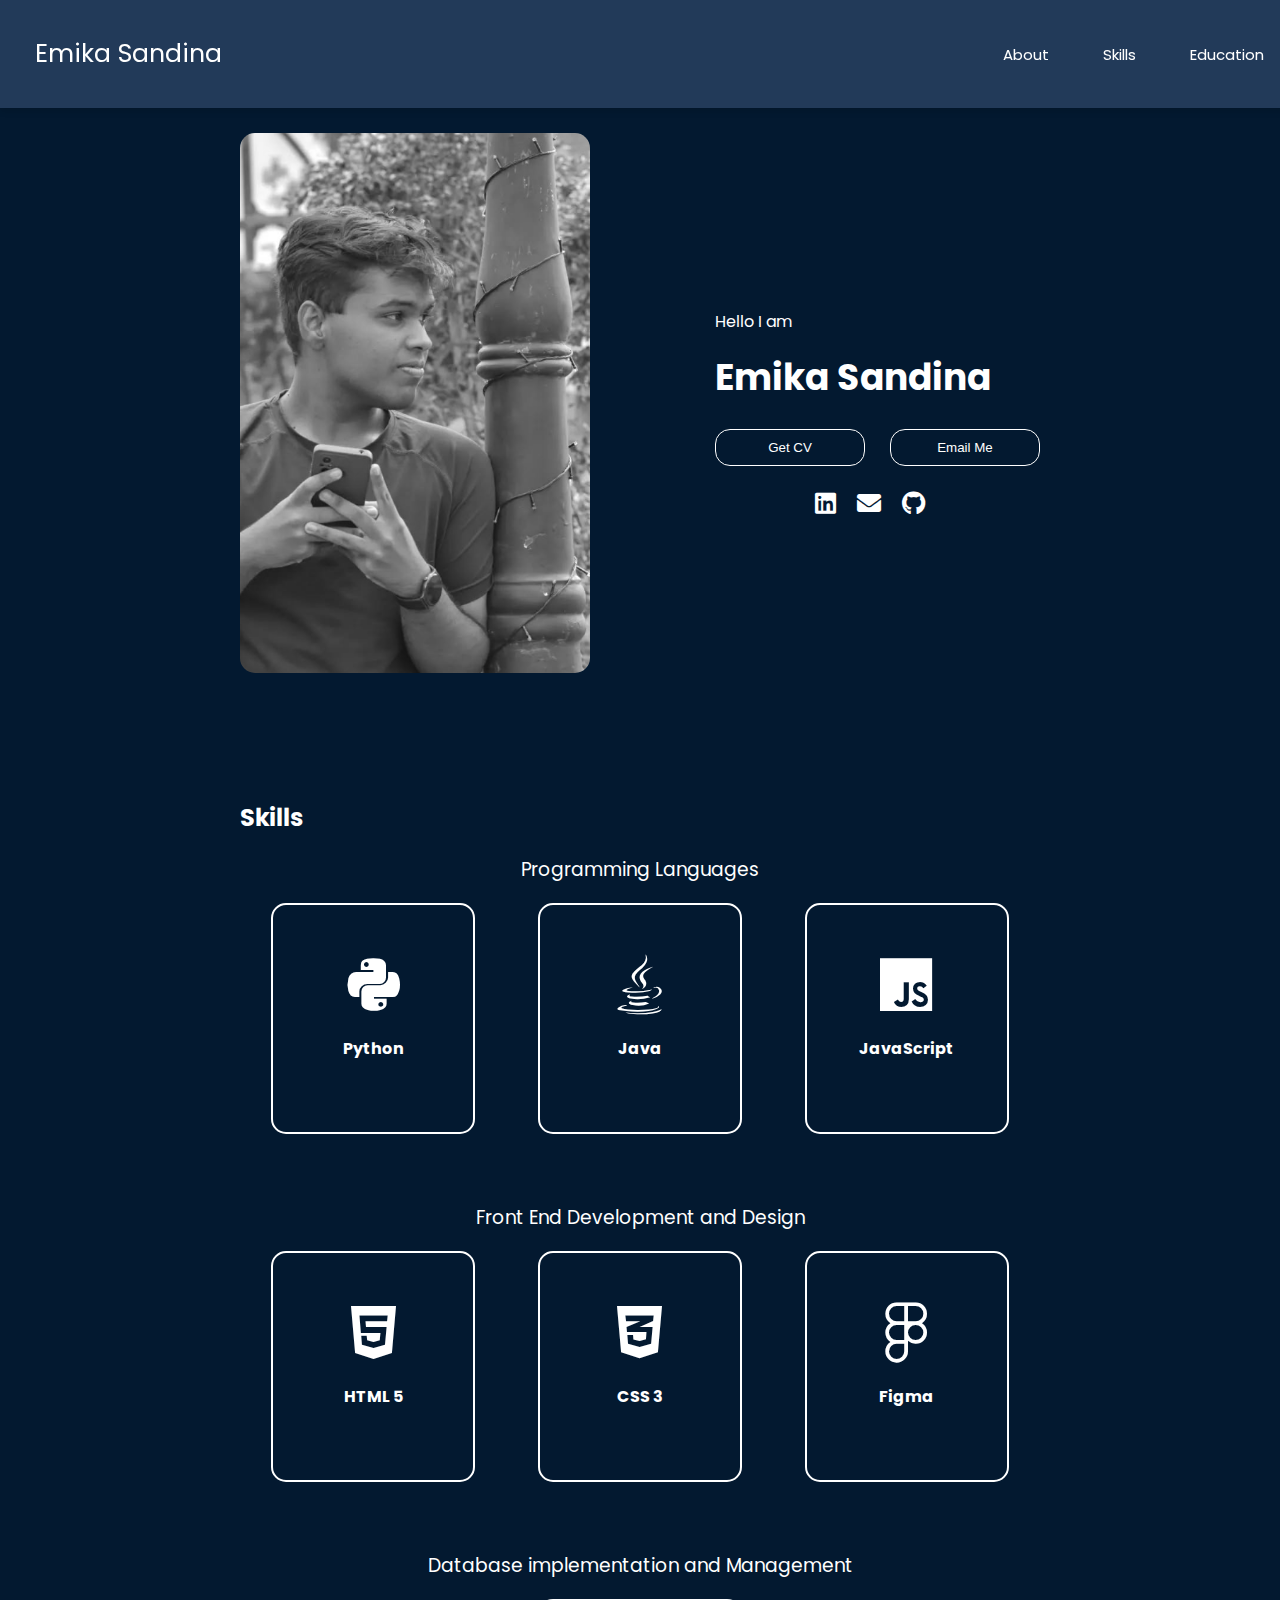
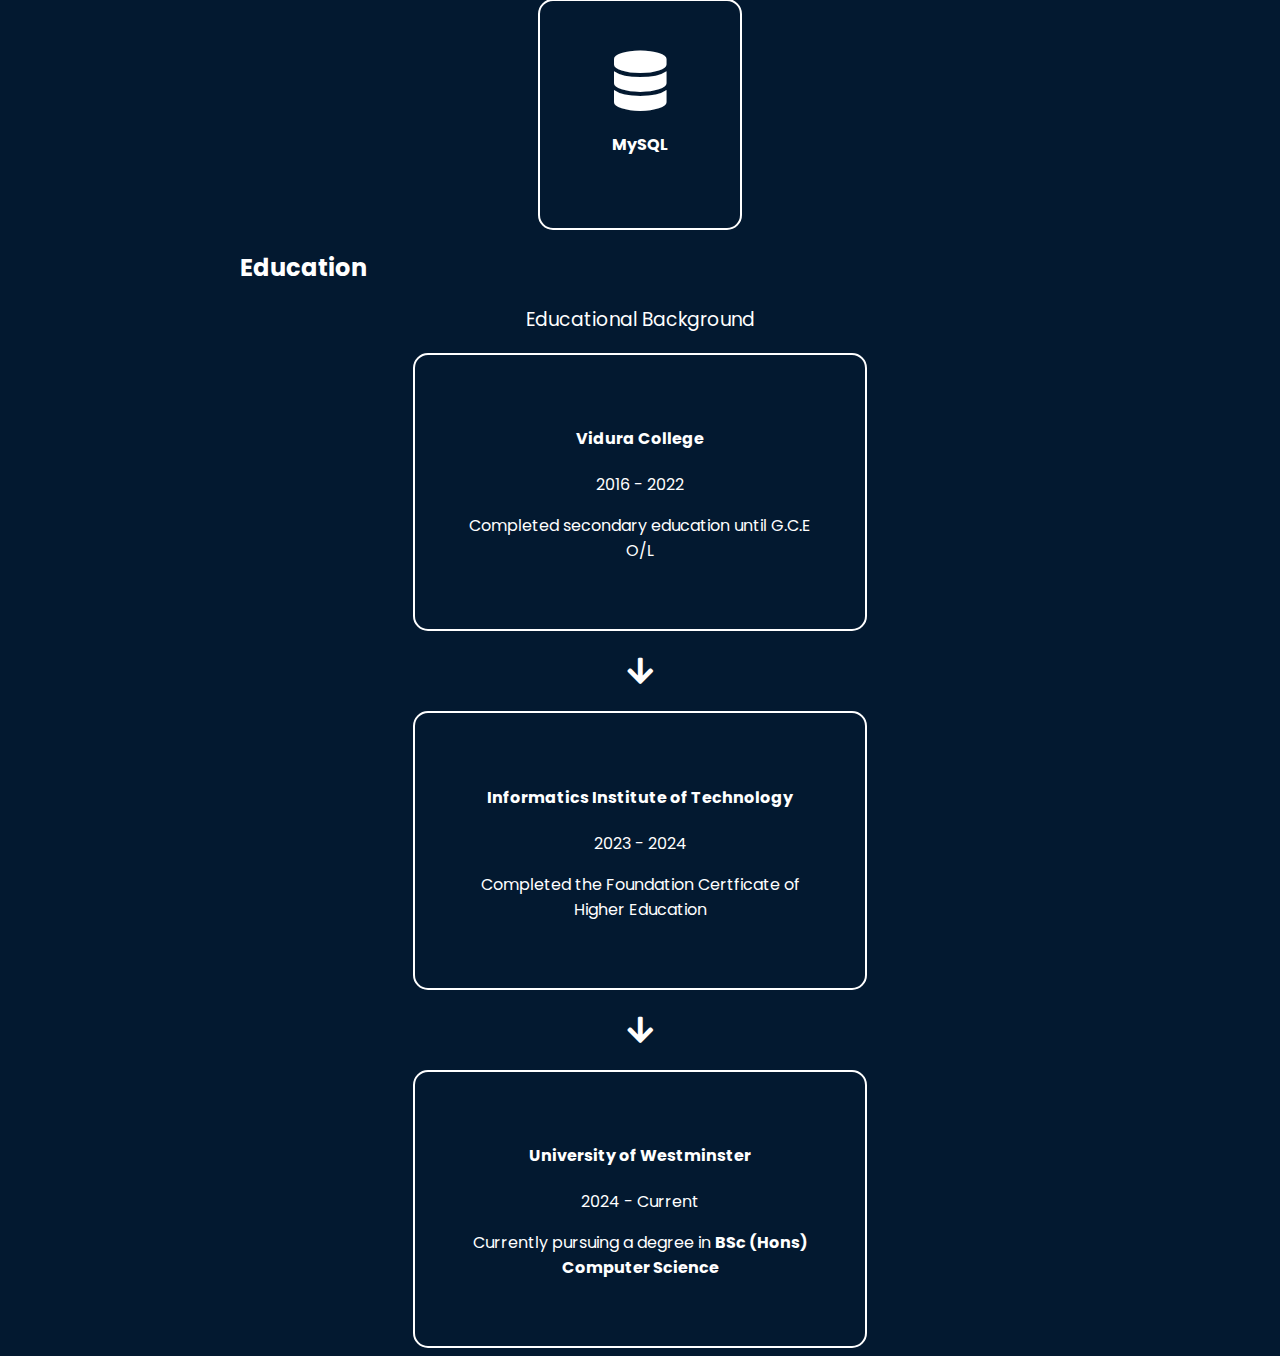
<file: index.html>
<!DOCTYPE html>
<html lang="en">
  <head>
    <meta charset="UTF-8" />
    <meta name="viewport" content="width=device-width, initial-scale=1.0" />
    <title>Emika Sandina</title>
    <link rel="stylesheet" href="styles.css" />
    <link rel="stylesheet" href="https://cdnjs.cloudflare.com/ajax/libs/font-awesome/5.15.4/css/all.min.css">
    <link rel="preconnect" href="https://fonts.googleapis.com">
    <link rel="preconnect" href="https://fonts.gstatic.com" crossorigin>
    <link href="https://fonts.googleapis.com/css2?family=Poppins:ital,wght@0,100;0,200;0,300;0,400;0,500;0,600;0,700;0,800;0,900;1,100;1,200;1,300;1,400;1,500;1,600;1,700;1,800;1,900&display=swap" rel="stylesheet">
  </head>

  <body>
    <header class="header">
    
        <div class="logo"> Emika Sandina</div>
        <nav class="nav">
          <a href="#about">About</a>
          <a href="#skills">Skills</a>
          <a href="#education">Education</a>
        </nav>
    </header>
    <br><br>
    <main id="main-content">
      <br>
      <div class="container">
        <div id="about">
          <div class="img-container">
            <img src="res/dp.png" width="350px">
          </div>
  
          <div class="detail-container">
            <p>Hello I am</p>
            <h1>Emika Sandina</h1>

            <div class="btn-container">
              <button><a href="https://emika-sandina.github.io/portfolio-website/res/cv.pdf" target="_blank">Get CV</a></button>
              <button><a href="mailto:emika.20231380@iit.ac.lk">Email Me</a></button>            </div>
            

            <div class="social-icons">
              <a href="https://www.linkedin.com/in/emika-sandina-243a98336/" target="_blank">
                <i class="fab fa-linkedin"></i>
              </a>
              <a href="mailto:emika.20231380@iit.ac.lk">
                <i class="fas fa-envelope"></i>
              </a>
              <a href="https://github.com/emika-sandina" target="_blank">
                <i class="fab fa-github"></i>
              </a>
            </div>
          </div>
        </div>

        <br> <br>
        <div id="skills">
          <h2>Skills</h2>
          <h3 align="center" id="lang-title">Programming Languages</h3>
          <div class="card-container">
            <div class="card">
              <i class="fab fa-python"></i>
              <h4>Python</h4>
            </div>

            <div class="card">
              <i class="fab fa-java"></i>
              <h4>Java</h4>
            </div>

            <div class="card">
              <i class="fab fa-js"></i>
              <h4>JavaScript</h4>
            </div>
          </div>

          <br> <br>

          <h3 align="center" id="lang-title">Front End Development and Design</h3>
          <div class="card-container">
            <div class="card">
              <i class="fab fa-html5"></i>
              <h4>HTML 5</h4>
            </div>

            <div class="card">
              <i class="fab fa-css3-alt"></i>
              <h4>CSS 3</h4>
            </div>

            <div class="card">
              <i class="fab fa-figma"></i>
              <h4>Figma</h4>
            </div>
          </div>

          <br><br>

          <h3 align="center" id="lang-title">Database implementation and Management</h3>
          <div class="card-container">
            <div class="card">
              <i class="fas fa-database"></i>
              <h4>MySQL</h4>
            </div>
          </div>

          <h2>Education</h2>
          <h3 align="center" id="lang-title">Educational Background</h3>
          <div class="card-container">
            <div id="education">
              <div class="card">
                
                <h4>Vidura College</h4>
                <p>2016 - 2022</p>
                <p>Completed secondary education until G.C.E O/L</p>
              </div>
              <i class="fas fa-arrow-down" style="font-size: 30px; color: white; margin: auto;"></i>
              <div class="card">
                
                <h4>Informatics Institute of Technology</h4>
                <p>2023 - 2024</p>
                <p>Completed the Foundation Certficate of Higher Education</p>
              </div>
              <i class="fas fa-arrow-down" style="font-size: 30px; color: white; margin: auto;"></i>
              <div class="card">
                
                <h4>University of Westminster</h4>
                <p>2024 - Current</p>
                <p>Currently pursuing a degree in <strong>BSc (Hons) Computer Science</strong></p>
              </div>
            </div>
          </div>
        </div>
      </div>
    </main>
  </body>
</html>
</file>
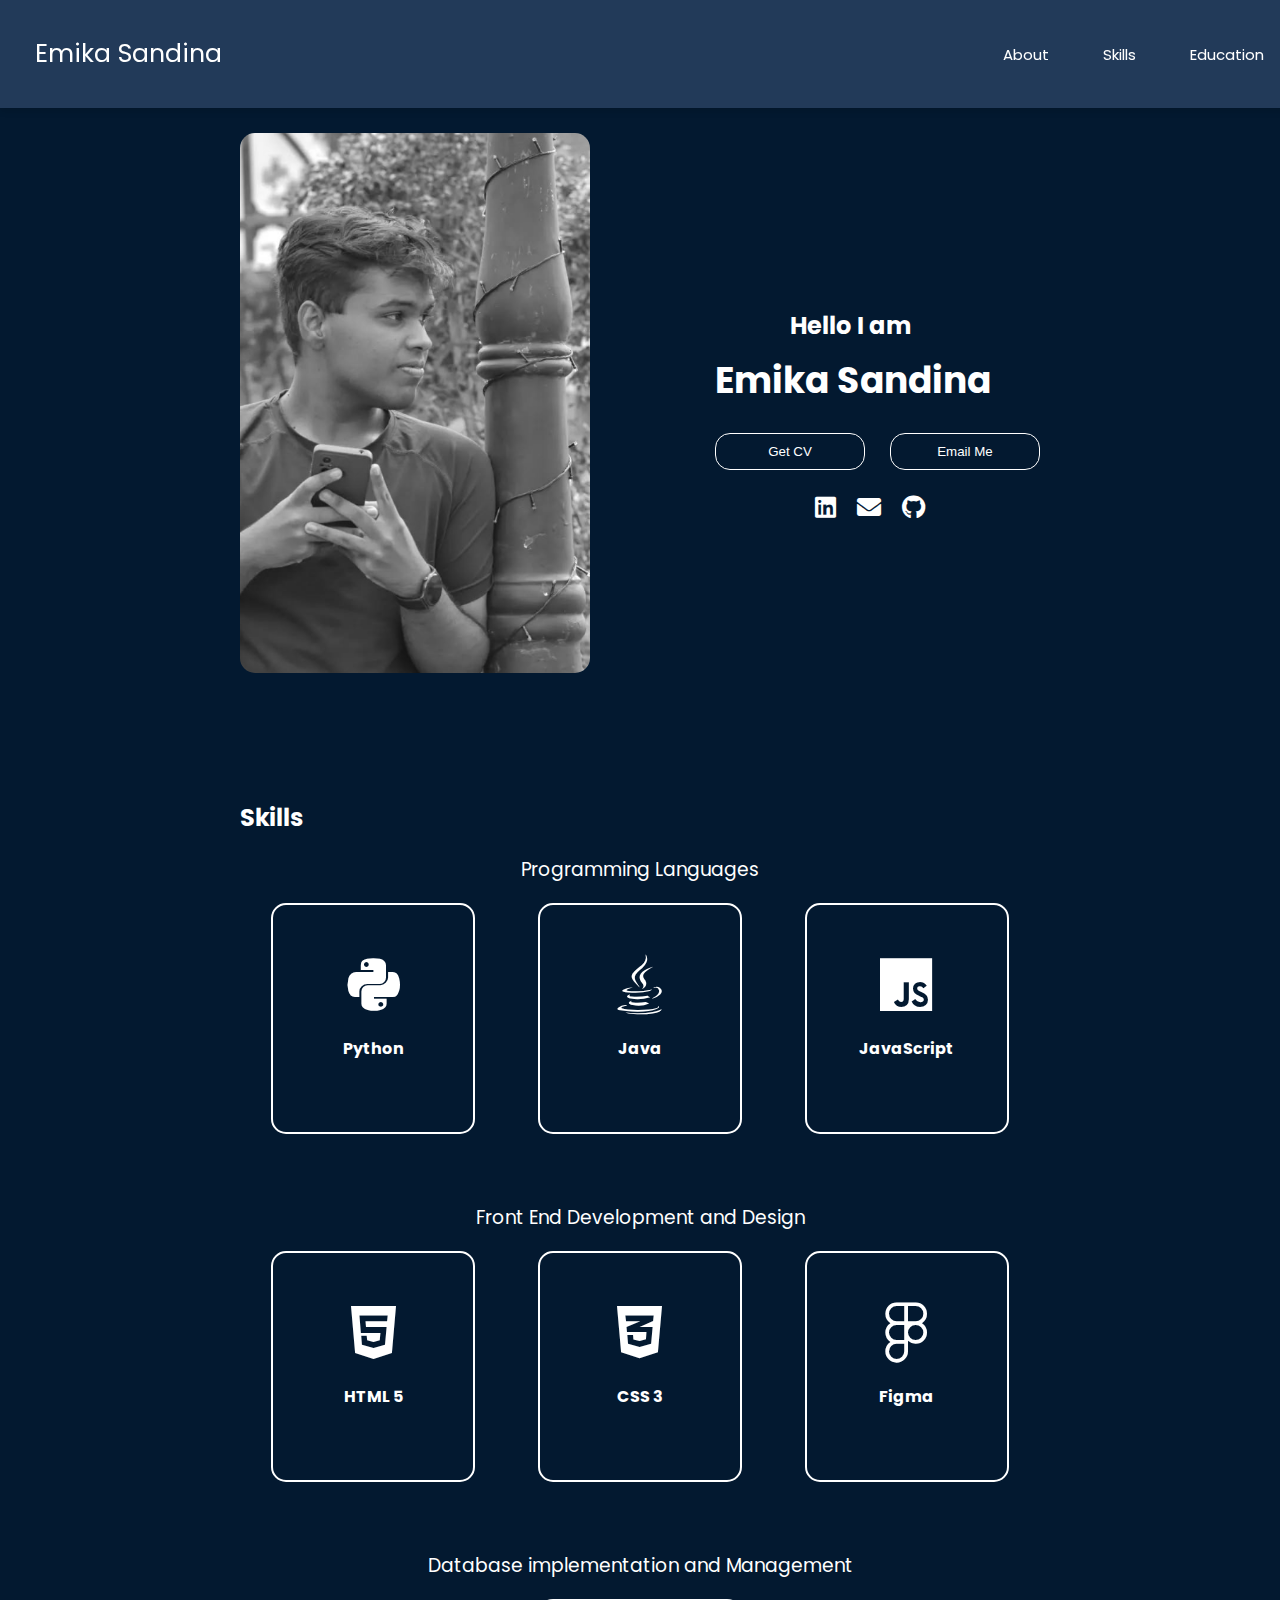
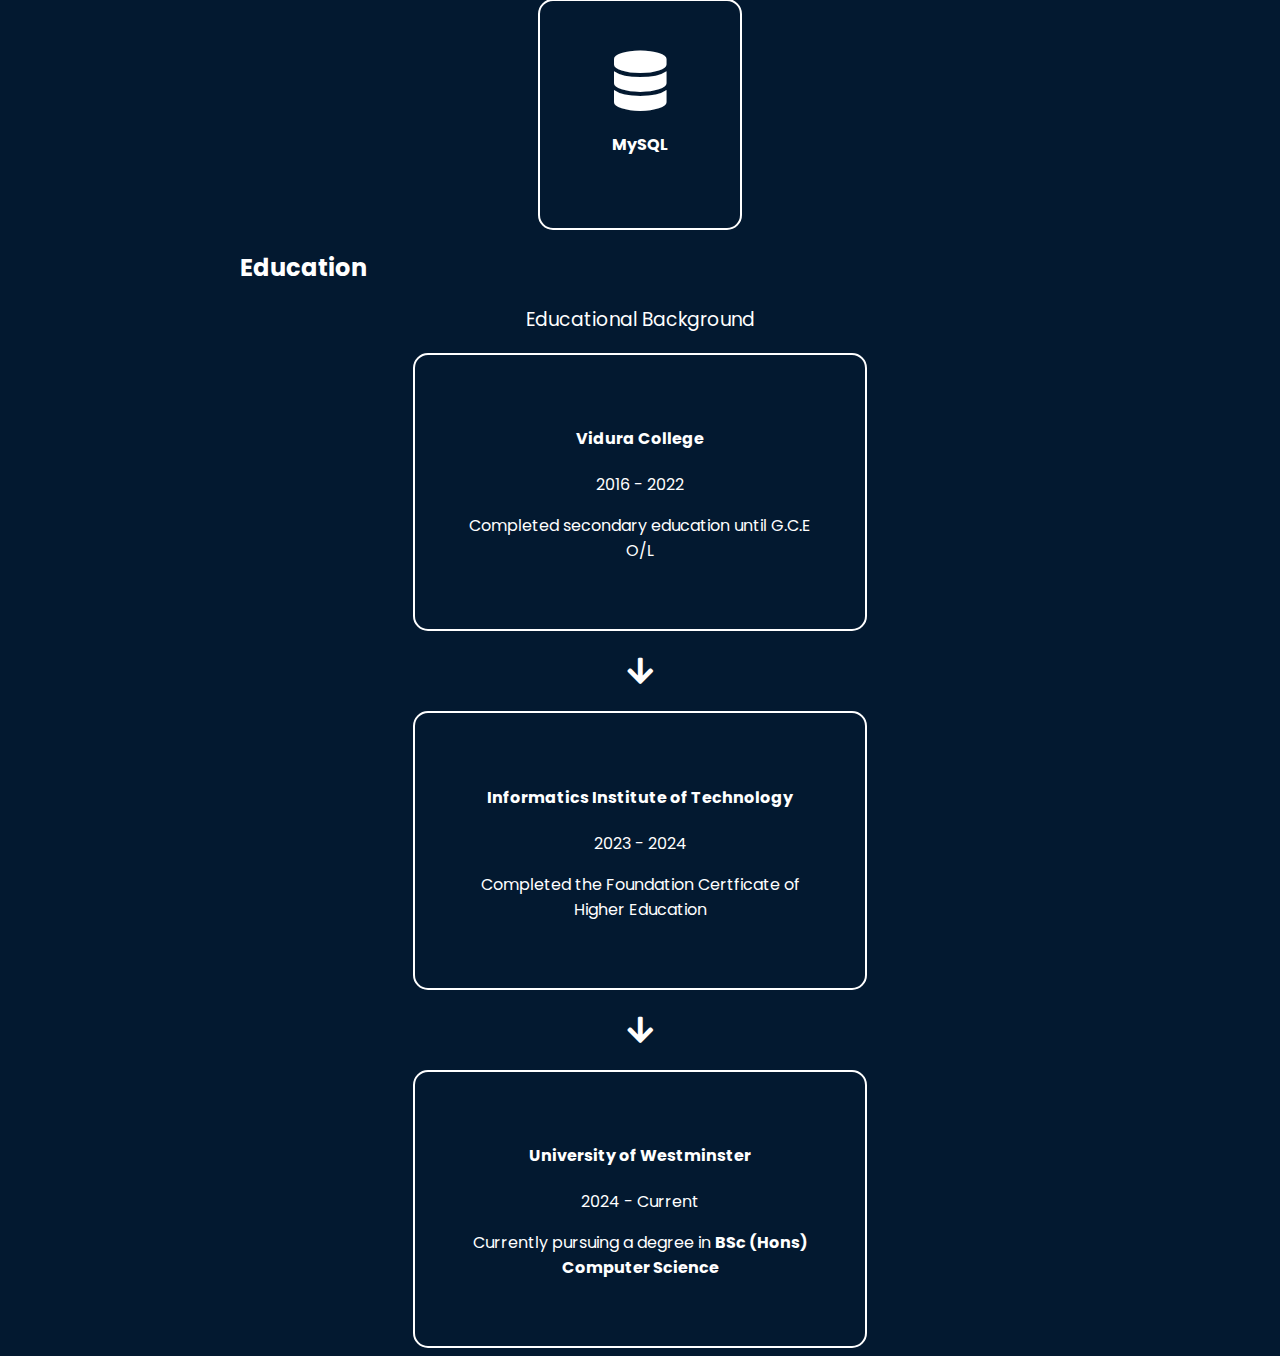
<file: src/index.html>
<!DOCTYPE html>
<html lang="en">
  <head>
    <meta charset="UTF-8" />
    <meta name="viewport" content="width=device-width, initial-scale=1.0" />
    <title>Emika Sandina</title>
    <link rel="stylesheet" href="css/styles.css" />
  <link rel="stylesheet" href="https://cdnjs.cloudflare.com/ajax/libs/font-awesome/5.15.4/css/all.min.css">
    <link rel="preconnect" href="https://fonts.googleapis.com">
    <link rel="preconnect" href="https://fonts.gstatic.com" crossorigin>
    <link href="https://fonts.googleapis.com/css2?family=Poppins:ital,wght@0,100;0,200;0,300;0,400;0,500;0,600;0,700;0,800;0,900;1,100;1,200;1,300;1,400;1,500;1,600;1,700;1,800;1,900&display=swap" rel="stylesheet">
  </head>

  <body>
    <header class="header">
    
        <div class="logo"> Emika Sandina</div>
        <nav class="nav">
          <a href="#about">About</a>
          <a href="#skills">Skills</a>
          <a href="#education">Education</a>
        </nav>
    </header>
    <br><br>
    <main id="main-content">
      <br>
      <div class="container">
        <div id="about">
          <div class="img-container">
            <img src="../res/dp.png" width="350px">
          </div>
  
          <div class="detail-container">
            <h2>Hello I am</h2>
            <h1>Emika Sandina</h1>

            <div class="btn-container">
              <button><a href="../cv/cv.pdf" target="_blank">Get CV</a></button>
              <button><a href="mailto:emika.20231380@iit.ac.lk">Email Me</a></button>            </div>
            

            <div class="social-icons">
              <a href="https://www.linkedin.com/in/emika-sandina-243a98336/" target="_blank">
                <i class="fab fa-linkedin"></i>
              </a>
              <a href="mailto:emika.20231380@iit.ac.lk">
                <i class="fas fa-envelope"></i>
              </a>
              <a href="https://github.com/emika-sandina" target="_blank">
                <i class="fab fa-github"></i>
              </a>
            </div>
          </div>
        </div>

        <br> <br>
        <div id="skills">
          <h2>Skills</h2>
          <h3 align="center" id="lang-title">Programming Languages</h3>
          <div class="card-container">
            <div class="card">
              <i class="fab fa-python"></i>
              <h4>Python</h4>
            </div>

            <div class="card">
              <i class="fab fa-java"></i>
              <h4>Java</h4>
            </div>

            <div class="card">
              <i class="fab fa-js"></i>
              <h4>JavaScript</h4>
            </div>
          </div>

          <br> <br>

          <h3 align="center" id="lang-title">Front End Development and Design</h3>
          <div class="card-container">
            <div class="card">
              <i class="fab fa-html5"></i>
              <h4>HTML 5</h4>
            </div>

            <div class="card">
              <i class="fab fa-css3-alt"></i>
              <h4>CSS 3</h4>
            </div>

            <div class="card">
              <i class="fab fa-figma"></i>
              <h4>Figma</h4>
            </div>
          </div>

          <br><br>

          <h3 align="center" id="lang-title">Database implementation and Management</h3>
          <div class="card-container">
            <div class="card">
              <i class="fas fa-database"></i>
              <h4>MySQL</h4>
            </div>
          </div>

          <h2>Education</h2>
          <h3 align="center" id="lang-title">Educational Background</h3>
          <div class="card-container">
            <div id="education">
              <div class="card">
                
                <h4>Vidura College</h4>
                <p>2016 - 2022</p>
                <p>Completed secondary education until G.C.E O/L</p>
              </div>
              <i class="fas fa-arrow-down" style="font-size: 30px; color: white; margin: auto;"></i>
              <div class="card">
                
                <h4>Informatics Institute of Technology</h4>
                <p>2023 - 2024</p>
                <p>Completed the Foundation Certficate of Higher Education</p>
              </div>
              <i class="fas fa-arrow-down" style="font-size: 30px; color: white; margin: auto;"></i>
              <div class="card">
                
                <h4>University of Westminster</h4>
                <p>2024 - Current</p>
                <p>Currently pursuing a degree in <strong>BSc (Hons) Computer Science</strong></p>
              </div>
            </div>
          </div>
        </div>
      </div>
    </main>
  </body>
</html>
</file>
<file: styles.css>
body {
  font-family: "Poppins";
  background-color: #031930;
  color: white;
}

.header {
  background-color: #223a59;
  display: flex;
  justify-content: space-between;
  align-items: center;
  padding: 35px;
  color: white;
  box-shadow: 0 4px 6px rgba(0, 0, 0, 0.1);
  position: fixed;
  top: 0;
  left: 0;
  right: 0;
  width: 98%;
  z-index: 1000;
}

.header .logo {
  font-size: 25px;
}

.header nav a {
  font-size: 15px;
  color: white;
  padding: 25px;
  cursor: pointer;
}

.container {
  margin: auto;
  justify-content: center;
  width: 800px;
}

a {
  text-decoration: none;
}

button {
  border: 1px solid white;
  padding: 10px;
  border-radius: 15px;
  width: 150px;
  background-color: transparent;
  cursor: pointer;
}

button:hover {
  background-color: #b3d6f9;
}

button a {
  color: white;
}

.social-icons {
  margin-left: 100px;
  margin-top: 20px;
}

.social-icons a {
  color: #ffffff;
  font-size: 24px;
  margin-right: 15px;
  transition: color 0.3s ease;
}

.social-icons a:hover {
  color: #00bcd4;
}

#about {
  display: flex;
  align-items: center;
  justify-content: space-between;
  margin: 50px 0;
}

.detail-container h2 {
  margin-left: 75px;
  font-size: 24px;
  margin-bottom: 10px;
}

.detail-container h1 {
  font-size: 36px;
  margin-top: 0;
}

img {
  border-radius: 15px;
  filter: grayscale(100%);
}

img:hover {
  filter: grayscale(0%);
  transition: 0.3s ease-in;
  transform: scale(1.05);
}

.btn-container {
  display: flex;
  gap: 25px;
}

.card-container {
  display: flex;
  justify-content: space-between;
  margin: auto;
}

.card {
  border: 2px solid white;
  padding: 50px;
  width: 100px;
  margin: auto;
  text-align: center;
  border-radius: 15px;
}
.card i {
  font-size: 60px;
}

.card i:hover {
  color: #00bcd4;
}

#lang-title {
  font-weight: normal;
}

#education {
  display: grid;
  margin: auto;
  gap: 25px;
}
#education .card {
  width: 350px;
}

#education .card :hover {
  color: #00bcd4;
}

@media (max-width: 768px) {
  .header {
    flex-direction: column;
    align-items: flex-start;
    padding: 20px;
    width: 100%;
  }

  .header nav a {
    padding: 10px;
    font-size: 14px;
  }

  .container {
    width: 90%;
  }

  #about {
    flex-direction: column;
    text-align: center;
  }

  .img-container img {
    width: 100%;
    max-width: 300px;
  }

  .detail-container {
    margin-top: 20px;
  }
  button {
    margin: auto;
  }
  .btn-container {
    flex-direction: column;
    gap: 15px;
  }

  .social-icons {
    margin: 20px auto 0;
    text-align: center;
  }

  .social-icons a {
    font-size: 20px;
    margin-right: 10px;
  }

  .card-container {
    flex-direction: column;
    gap: 20px;
  }

  .card {
    width: 100%;
    max-width: 300px;
    margin: 0 auto;
  }

  #education {
    grid-template-columns: 1fr;
    gap: 20px;
  }

  #education .card {
    width: 100%;
    max-width: 300px;
    margin: 0 auto;
  }
}
</file>
<file: src/css/styles.css>
body {
  font-family: "Poppins";
  background-color: #031930;
  color: white;
}

.header {
  background-color: #223a59;
  display: flex;
  justify-content: space-between;
  align-items: center;
  padding: 35px;
  color: white;
  box-shadow: 0 4px 6px rgba(0, 0, 0, 0.1);
  position: fixed;
  top:0;
  left: 0;
  right: 0;
  width: 98%;
  z-index: 1000;
}

.header .logo {
  font-size: 25px;
}

.header nav a {
  font-size: 15px;
  color: white;
  padding: 25px;
  cursor: pointer;
}

.container {
  margin: auto;
  justify-content: center;
  width: 800px;
}

a {
  text-decoration: none;
}

button {
  border: 1px solid white;
  padding: 10px;
  border-radius: 15px;
  width: 150px;
  background-color: transparent;
  cursor: pointer;
}

button:hover {
  background-color: #b3d6f9;
}

button a {
  color: white;
}

.social-icons {
  margin-left: 100px;
  margin-top: 20px;
}

.social-icons a {
  color: #ffffff;
  font-size: 24px;
  margin-right: 15px;
  transition: color 0.3s ease;
}

.social-icons a:hover {
  color: #00bcd4;
}

#about {
  display: flex;
  align-items: center;
  justify-content: space-between;
  margin: 50px 0;
}

.detail-container h2 {
  margin-left: 75px;
  font-size: 24px;
  margin-bottom: 10px; 
}

.detail-container h1 {
  font-size: 36px;
  margin-top: 0; 
}

img {
  border-radius: 15px;
  filter: grayscale(100%);
}

img:hover {
  filter: grayscale(0%);
  transition: 0.3s ease-in;
  transform: scale(1.05);
}

.btn-container {
  display:flex;
  gap: 25px;
}

.card-container {
  display:flex;
  justify-content: space-between;
  margin: auto;
}

.card {
  border: 2px solid white;
  padding: 50px;
  width: 100px;
  margin: auto;
  text-align: center;
  border-radius: 15px;
}
.card i {
  font-size: 60px;
}

.card i:hover {
  color: #00bcd4;
}

#lang-title {
  font-weight: normal;
}

#education {
  display: grid;
  margin: auto;
  gap: 25px;
}
#education .card {
  width: 350px;
}

#education .card :hover {
  color: #00bcd4;
}
</file>
